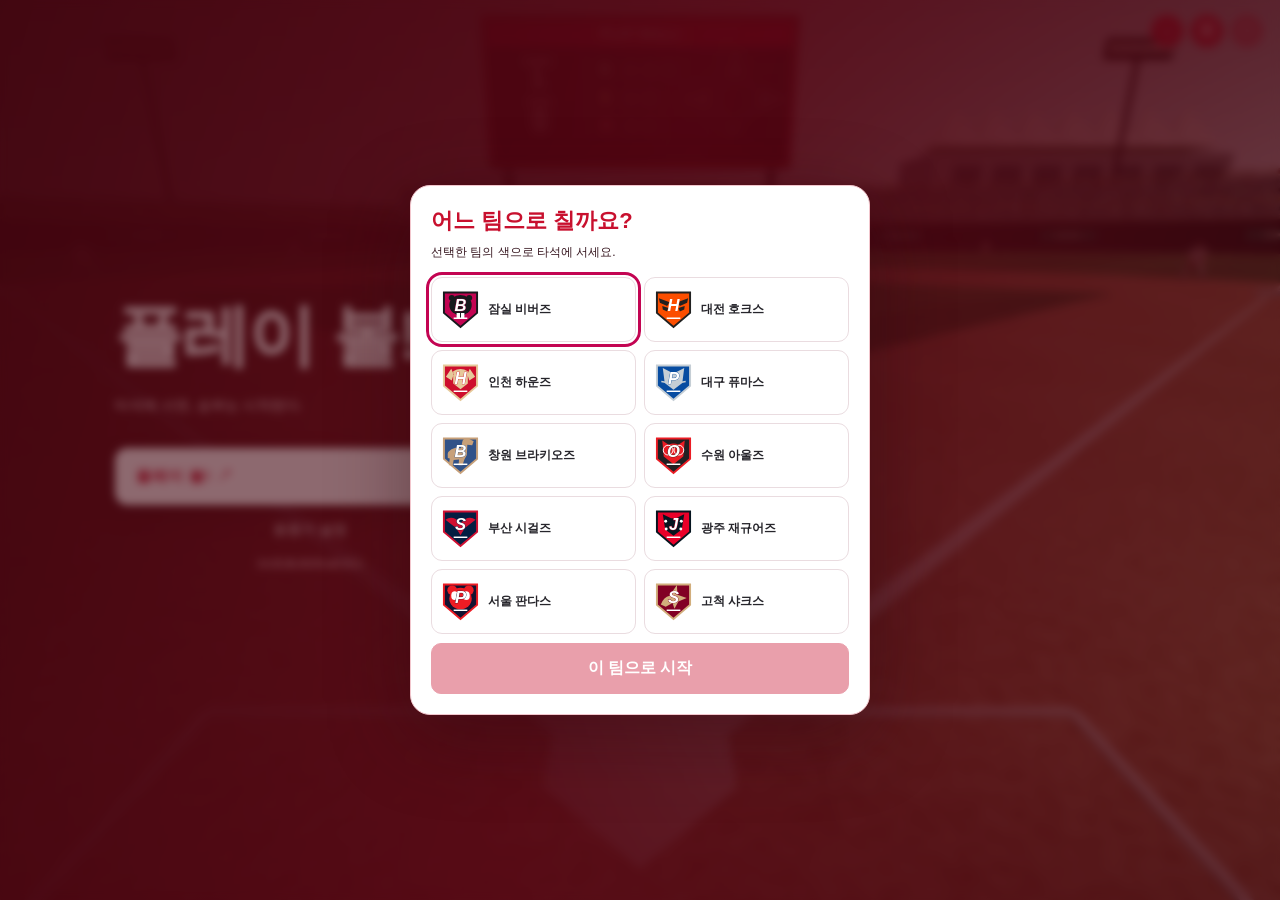
<file: index.html>
<!doctype html>
<html lang="ko">
<head>
<meta charset="utf-8"><meta name="viewport" content="width=device-width,initial-scale=1,viewport-fit=cover">
<meta name="theme-color" content="#c8102e"><meta name="apple-mobile-web-app-capable" content="yes"><meta name="apple-mobile-web-app-status-bar-style" content="black-translucent"><meta name="apple-mobile-web-app-title" content="플레이 볼!">
<meta name="description" content="한 손으로 즐기는 9이닝 1인칭 오프라인 야구. 나만의 응원가로 타석을 채워보세요.">
<link rel="manifest" href="manifest.webmanifest"><link rel="icon" href="icons/icon-192.png"><link rel="apple-touch-icon" href="icons/apple-touch-icon.png"><link rel="stylesheet" href="style.css?v=114">
<title>플레이 볼!</title>
</head>
<body>
<main id="game" class="game">
<canvas tabindex="0" id="field" aria-label="타자의 눈높이에서 보는 3D 야구장. 누른 채 조준하고 손을 떼면 스윙합니다."></canvas>
<div id="club-status" class="club-status" hidden><span id="club-badge"></span><span><b id="club-name"></b><small id="club-average"></small></span></div>
<div class="vignette" aria-hidden="true"></div>
<header class="hud"><div class="tools"><button id="sound" class="icon" aria-label="응원가 끄기" aria-pressed="true">♪</button><button id="menu" class="icon" aria-label="설정과 기록">☰</button><button id="pause" class="icon" aria-label="일시정지" disabled>Ⅱ</button></div></header>
<p id="game-state" class="sr-only" role="status" aria-live="polite"></p>
<div id="feedback" class="feedback" aria-live="polite" hidden><strong id="call"></strong></div>
<div id="pitch-result" class="pitch-result" hidden></div>
<div id="ready-prompt" class="ready-prompt" hidden>화면을 눌러 준비</div>
<div id="batted-stats" class="batted-stats" hidden></div>
<button id="skip-result" aria-label="남은 주루 장면 건너뛰기" hidden>SKIP →</button>
<section id="stadium-tour" hidden aria-label="경기장 둘러보기"><button id="skip-tour">타석으로 건너뛰기 →</button></section>
<section id="overlay" class="overlay">
 <div class="intro"><h1 class="game-title">플레이 볼!</h1><p>타석에 서면, 승부는 시작된다.</p><p id="resume-detail" class="small" hidden></p><button id="resume-game" class="primary" hidden>이어하기 ↗</button><button id="start" class="primary" disabled>야구장 준비 중…</button><button id="title-music" class="secondary">응원가 설정</button><p data-pwa-only class="small"><a href="./install.html" style="color:inherit">아이폰 홈 화면에 설치하기</a></p><p id="title-audio-hint" class="small" hidden>화면을 한 번 터치하면 테마 응원가가 시작돼요</p></div>
</section>
<div id="fatal" class="fatal" role="alert" hidden></div>
<dialog id="menu-dialog" aria-labelledby="settings-title"><div class="dialog-head"><h2 id="settings-title">설정</h2><button id="close-menu" class="icon" aria-label="설정 닫기">✕</button></div>
<p id="menu-tutorial-note" class="lesson-note" hidden>아래 ‘응원가 가져오기’를 누르세요.</p><p id="team-summary" class="team-summary"></p>
<div class="audio-setting"><label class="setting-toggle" for="music-enabled"><span>응원가</span><input id="music-enabled" type="checkbox" role="switch" checked></label><label class="volume-label" for="music-volume">응원가 음량 <output id="music-level" for="music-volume">100%</output></label><input id="music-volume" class="volume-slider" type="range" min="0" max="100" step="1" value="100"></div>
<div class="audio-setting"><label class="setting-toggle" for="crowd-enabled"><span>관중 소리</span><input id="crowd-enabled" type="checkbox" role="switch" checked></label><label class="volume-label" for="crowd-volume">관중 음량 <output id="crowd-level" for="crowd-volume">100%</output></label><input id="crowd-volume" class="volume-slider" type="range" min="0" max="100" step="1" value="100"></div>
<button id="music-library" class="menu-button">응원가 가져오기</button><button id="change-team" class="menu-button">치는 팀 변경</button><button id="controls-help" class="menu-button">조작방법</button><button id="privacy-help" class="menu-button">개인정보처리방침</button>
<button id="restart-game" class="menu-button">경기 새로 시작 · 1회부터</button><button id="history" class="menu-button">내 기록</button><p id="offline-status" class="small" role="status">오프라인 준비 중</p><p class="small">플레이 볼! · v114</p></dialog>
<dialog id="music-dialog" aria-labelledby="music-title"><div class="dialog-head"><h2 id="music-title">나의 응원가</h2><button id="close-music" class="icon" aria-label="응원가 닫기">✕</button></div>
<p id="music-tutorial-note" class="lesson-note" hidden>‘타석 응원가 추가’를 눌러 기기의 음악 파일을 선택하세요. 시작 화면의 음악은 ‘테마 응원가 선택’에서 추가하세요. 지금 추가하지 않아도 됩니다.</p><button id="finish-music-tutorial" class="menu-button" hidden>연습 마치기 →</button><p class="small">기기의 오디오 파일을 추가하세요. 파일은 이 기기에만 저장됩니다. 사용할 권한이 있는 음원을 선택해 주세요.</p>
<h3>타석 응원가</h3><p class="small">응원가 이름이 전광판에 표시됩니다. 연필 버튼으로 바꿀 수 있어요. 앱을 켤 때 순서를 섞고 타석마다 한 곡씩 반복합니다.</p><button id="cheer-add" class="menu-button">타석 응원가 추가</button><input id="cheer-files" type="file" accept="audio/*,.mp3,.m4a,.wav,.ogg,.aac,.flac,.webm" multiple hidden><div id="cheer-list"></div>
<h3>테마 응원가</h3><p class="small">시작 · 회 종료 화면에서 반복합니다. 새 곡을 추가하면 기존 테마곡이 교체됩니다.</p><button id="anthem-add" class="menu-button">테마 응원가 선택</button><input id="anthem-files" type="file" accept="audio/*,.mp3,.m4a,.wav,.ogg,.aac,.flac,.webm" hidden><div id="anthem-list"></div>
<p id="music-status" class="small" role="status" aria-live="polite"></p><p class="small">곡당 20MB · 3분, 전체 24곡 · 60MB · 10분까지. 기기에 따라 지원 형식이 다릅니다. 앱 또는 브라우저 데이터 삭제 시 추가한 곡도 지워집니다.</p></dialog>
<dialog id="music-rename-dialog" aria-labelledby="music-rename-title"><form id="music-rename-form"><div class="dialog-head"><h2 id="music-rename-title">응원가 이름 변경</h2></div><label for="music-name">전광판에 표시할 이름</label><input id="music-name" type="text" maxlength="80" required autocomplete="off" enterkeyhint="done"><p id="music-rename-status" class="small" role="alert"></p><div class="rename-actions"><button id="cancel-music-rename" type="button" class="menu-button">취소</button><button type="submit" class="menu-button">저장</button></div></form></dialog>
<dialog id="privacy-dialog" aria-labelledby="privacy-title"><div class="dialog-head"><h2 id="privacy-title">개인정보처리방침</h2><button id="close-privacy" class="icon" aria-label="개인정보처리방침 닫기">✕</button></div><iframe title="플레이 볼! 개인정보처리방침 전문" src="privacy.html" loading="lazy"></iframe></dialog>
<dialog id="records"><div class="dialog-head"><h2>나의 기록</h2><button id="close-records" class="icon" aria-label="기록 닫기">✕</button></div><div id="record-list"></div><p class="small">9회 완주 경기 최근 10개 · 진행 중인 경기는 자동 저장</p></dialog>


<dialog id="team-dialog" aria-labelledby="team-dialog-title"><div class="dialog-head"><h2 id="team-dialog-title">어느 팀으로 칠까요?</h2><button id="close-team" class="icon" aria-label="팀 선택 닫기">✕</button></div><p class="team-intro">선택한 팀의 색으로 타석에 서세요.</p><div id="team-options" class="team-options" aria-label="치는 팀 선택"></div><p id="team-reset-note" class="small">팀을 변경하면 누적 팀 타율이 초기화됩니다. 경기 기록과 응원가는 유지됩니다.</p><button id="confirm-team" class="menu-button team-confirm" disabled>이 팀으로 시작</button></dialog>
<dialog id="tutorial-choice" aria-labelledby="tutorial-choice-title"><div class="eyebrow">첫 타석 준비</div><h2 id="tutorial-choice-title">타격과 주루를 연습하세요</h2><p>안타를 치고, 달리면서 주변을 둘러보세요. 마지막으로 응원가를 추가하는 위치를 안내합니다. 연습 기록은 팀 타율에 포함되지 않습니다.</p><button id="tutorial-start" class="menu-button team-confirm">타격 연습하기 →</button><button id="tutorial-skip" class="menu-button">바로 경기하기</button></dialog>
<div id="tutorial-shade" hidden></div><div id="tutorial-spotlight" hidden aria-hidden="true"><svg viewBox="0 0 46 84"><path d="M23 76V18m-12 13 12-13 12 13"/></svg></div>
<section id="tutorial-card" class="tutorial-card" hidden aria-label="첫 타석 연습"><span id="tutorial-count"></span><h2 id="tutorial-title"></h2><p id="tutorial-text"></p><button id="tutorial-next" hidden disabled>계속 달리기 →</button></section>
</main>
<script src="rules.js?v=114"></script><script type="module" src="game.js?v=114"></script><script src="pwa.js?v=114"></script>
</body></html>
</file>
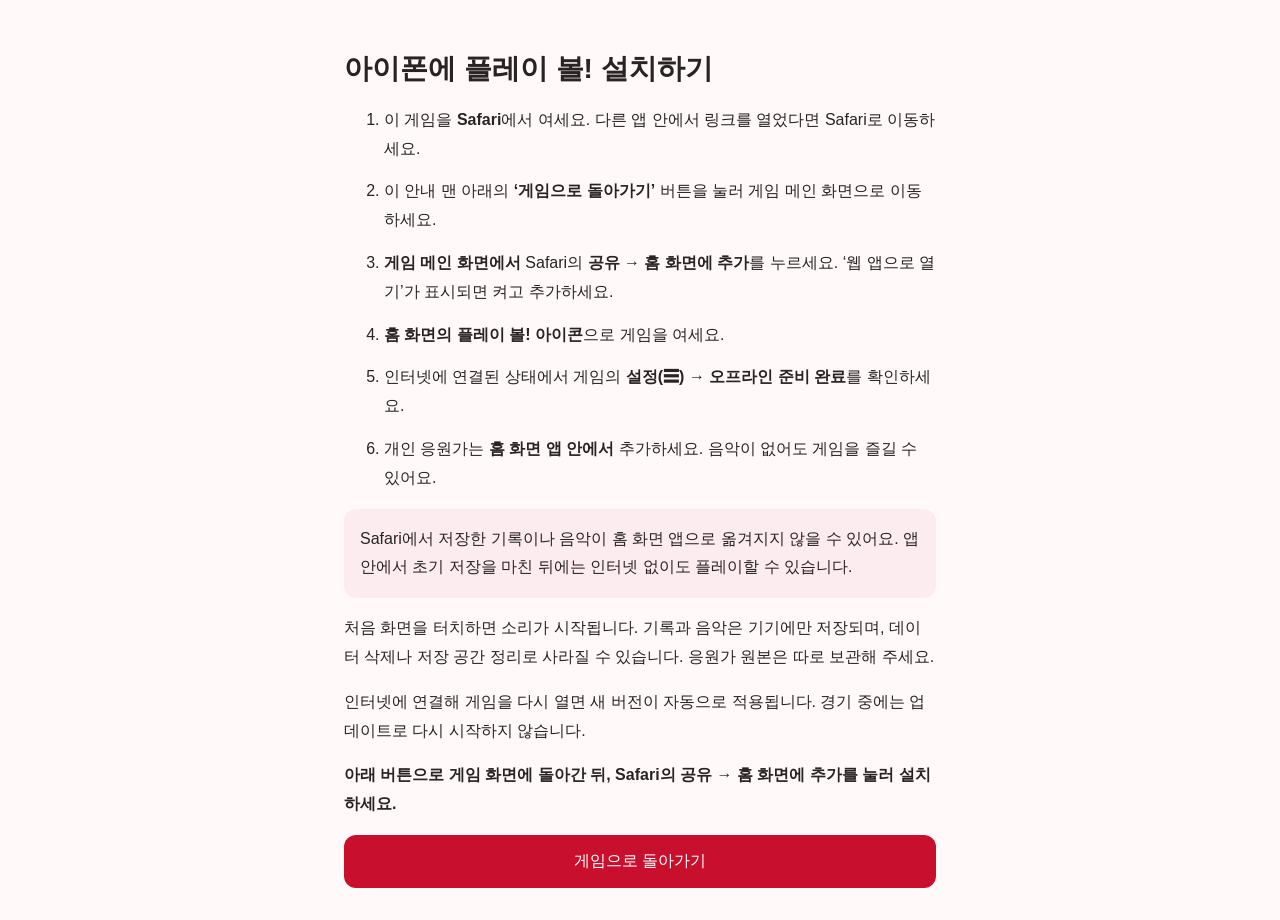
<file: install.html>
<!doctype html>
<html lang="ko"><head><meta charset="utf-8"><meta name="viewport" content="width=device-width,initial-scale=1,viewport-fit=cover"><meta name="theme-color" content="#c8102e"><title>아이폰에 설치하기 · 플레이 볼!</title>
<style>*{box-sizing:border-box}body{margin:0;background:#fffaf9;color:#292323;font:16px/1.8 -apple-system,BlinkMacSystemFont,sans-serif}main{max-width:640px;margin:auto;padding:32px 24px}h1{font-size:28px;line-height:1.3}li{margin:14px 0}a{color:#a80e27}.button{display:block;padding:12px 18px;border-radius:12px;background:#c8102e;color:white;text-align:center;text-decoration:none}.note{padding:16px;background:#fcecef;border-radius:12px}</style></head>
<body><main><h1>아이폰에 플레이 볼! 설치하기</h1><ol><li>이 게임을 <strong>Safari</strong>에서 여세요. 다른 앱 안에서 링크를 열었다면 Safari로 이동하세요.</li><li>이 안내 맨 아래의 <strong>‘게임으로 돌아가기’</strong> 버튼을 눌러 게임 메인 화면으로 이동하세요.</li><li><strong>게임 메인 화면에서</strong> Safari의 <strong>공유 → 홈 화면에 추가</strong>를 누르세요. ‘웹 앱으로 열기’가 표시되면 켜고 추가하세요.</li><li><strong>홈 화면의 플레이 볼! 아이콘</strong>으로 게임을 여세요.</li><li>인터넷에 연결된 상태에서 게임의 <strong>설정(☰) → 오프라인 준비 완료</strong>를 확인하세요.</li><li>개인 응원가는 <strong>홈 화면 앱 안에서</strong> 추가하세요. 음악이 없어도 게임을 즐길 수 있어요.</li></ol>
<p class="note">Safari에서 저장한 기록이나 음악이 홈 화면 앱으로 옮겨지지 않을 수 있어요. 앱 안에서 초기 저장을 마친 뒤에는 인터넷 없이도 플레이할 수 있습니다.</p><p>처음 화면을 터치하면 소리가 시작됩니다. 기록과 음악은 기기에만 저장되며, 데이터 삭제나 저장 공간 정리로 사라질 수 있습니다. 응원가 원본은 따로 보관해 주세요.</p><p>인터넷에 연결해 게임을 다시 열면 새 버전이 자동으로 적용됩니다. 경기 중에는 업데이트로 다시 시작하지 않습니다.</p><p><strong>아래 버튼으로 게임 화면에 돌아간 뒤, Safari의 공유 → 홈 화면에 추가를 눌러 설치하세요.</strong></p><a class="button" href="./play.html">게임으로 돌아가기</a></main></body></html>
</file>
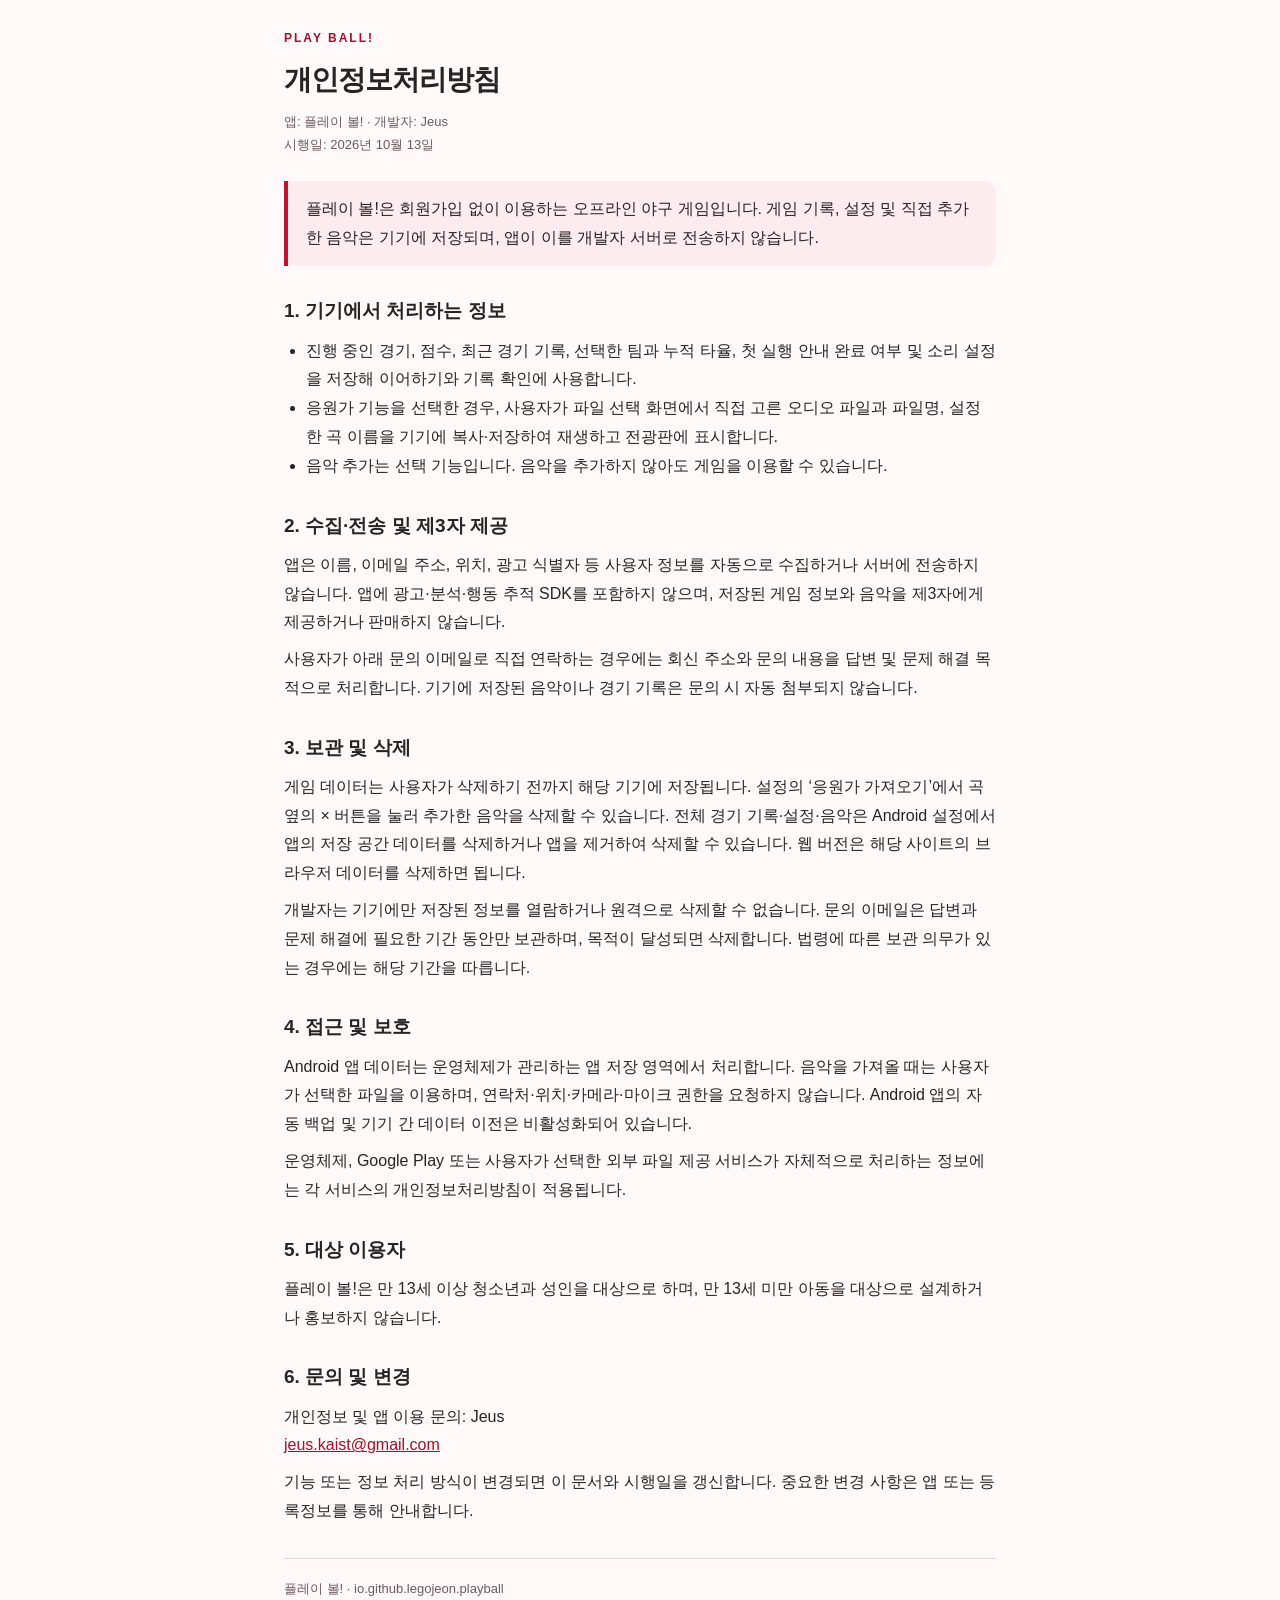
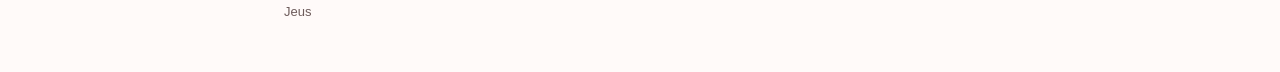
<file: privacy.html>
<!doctype html>
<html lang="ko"><head><meta charset="utf-8"><meta name="viewport" content="width=device-width,initial-scale=1"><meta name="theme-color" content="#c8102e"><title>플레이 볼! 개인정보처리방침</title>
<style>*{box-sizing:border-box}body{margin:0;background:#fffaf9;color:#292323;font:16px/1.8 -apple-system,BlinkMacSystemFont,'Segoe UI',sans-serif}main{max-width:760px;margin:auto;padding:28px 24px 48px}h1{font-size:28px;line-height:1.3;letter-spacing:-1px;margin:12px 0}h2{font-size:19px;margin:28px 0 8px}p,ul{margin:8px 0}ul{padding-left:22px}a{color:#a80e27;overflow-wrap:anywhere}.label{font-size:12px;font-weight:800;color:#a80e27;letter-spacing:2px}.meta{font-size:13px;color:#6d5b5b}.summary{border-left:4px solid #c8102e;padding:14px 18px;background:#fcecef;border-radius:0 12px 12px 0;margin:24px 0}footer{border-top:1px solid #e6d7d7;margin-top:32px;padding-top:18px;font-size:13px;color:#6d5b5b}</style></head><body><main>
<div class="label">PLAY BALL!</div><h1>개인정보처리방침</h1><p class="meta">앱: 플레이 볼! · 개발자: Jeus<br>시행일: 2026년 10월 13일</p>
<div class="summary">플레이 볼!은 회원가입 없이 이용하는 오프라인 야구 게임입니다. 게임 기록, 설정 및 직접 추가한 음악은 기기에 저장되며, 앱이 이를 개발자 서버로 전송하지 않습니다.</div>
<h2>1. 기기에서 처리하는 정보</h2><ul><li>진행 중인 경기, 점수, 최근 경기 기록, 선택한 팀과 누적 타율, 첫 실행 안내 완료 여부 및 소리 설정을 저장해 이어하기와 기록 확인에 사용합니다.</li><li>응원가 기능을 선택한 경우, 사용자가 파일 선택 화면에서 직접 고른 오디오 파일과 파일명, 설정한 곡 이름을 기기에 복사·저장하여 재생하고 전광판에 표시합니다.</li><li>음악 추가는 선택 기능입니다. 음악을 추가하지 않아도 게임을 이용할 수 있습니다.</li></ul>
<h2>2. 수집·전송 및 제3자 제공</h2><p>앱은 이름, 이메일 주소, 위치, 광고 식별자 등 사용자 정보를 자동으로 수집하거나 서버에 전송하지 않습니다. 앱에 광고·분석·행동 추적 SDK를 포함하지 않으며, 저장된 게임 정보와 음악을 제3자에게 제공하거나 판매하지 않습니다.</p><p>사용자가 아래 문의 이메일로 직접 연락하는 경우에는 회신 주소와 문의 내용을 답변 및 문제 해결 목적으로 처리합니다. 기기에 저장된 음악이나 경기 기록은 문의 시 자동 첨부되지 않습니다.</p>
<h2>3. 보관 및 삭제</h2><p>게임 데이터는 사용자가 삭제하기 전까지 해당 기기에 저장됩니다. 설정의 ‘응원가 가져오기’에서 곡 옆의 × 버튼을 눌러 추가한 음악을 삭제할 수 있습니다. 전체 경기 기록·설정·음악은 Android 설정에서 앱의 저장 공간 데이터를 삭제하거나 앱을 제거하여 삭제할 수 있습니다. 웹 버전은 해당 사이트의 브라우저 데이터를 삭제하면 됩니다.</p><p>개발자는 기기에만 저장된 정보를 열람하거나 원격으로 삭제할 수 없습니다. 문의 이메일은 답변과 문제 해결에 필요한 기간 동안만 보관하며, 목적이 달성되면 삭제합니다. 법령에 따른 보관 의무가 있는 경우에는 해당 기간을 따릅니다.</p>
<h2>4. 접근 및 보호</h2><p>Android 앱 데이터는 운영체제가 관리하는 앱 저장 영역에서 처리합니다. 음악을 가져올 때는 사용자가 선택한 파일을 이용하며, 연락처·위치·카메라·마이크 권한을 요청하지 않습니다. Android 앱의 자동 백업 및 기기 간 데이터 이전은 비활성화되어 있습니다.</p><p>운영체제, Google Play 또는 사용자가 선택한 외부 파일 제공 서비스가 자체적으로 처리하는 정보에는 각 서비스의 개인정보처리방침이 적용됩니다.</p>
<h2>5. 대상 이용자</h2><p>플레이 볼!은 만 13세 이상 청소년과 성인을 대상으로 하며, 만 13세 미만 아동을 대상으로 설계하거나 홍보하지 않습니다.</p>
<h2>6. 문의 및 변경</h2><p>개인정보 및 앱 이용 문의: Jeus<br><a href="mailto:jeus.kaist@gmail.com">jeus.kaist@gmail.com</a></p><p>기능 또는 정보 처리 방식이 변경되면 이 문서와 시행일을 갱신합니다. 중요한 변경 사항은 앱 또는 등록정보를 통해 안내합니다.</p>
<footer>플레이 볼! · io.github.legojeon.playball<br>Jeus</footer></main></body></html>
</file>
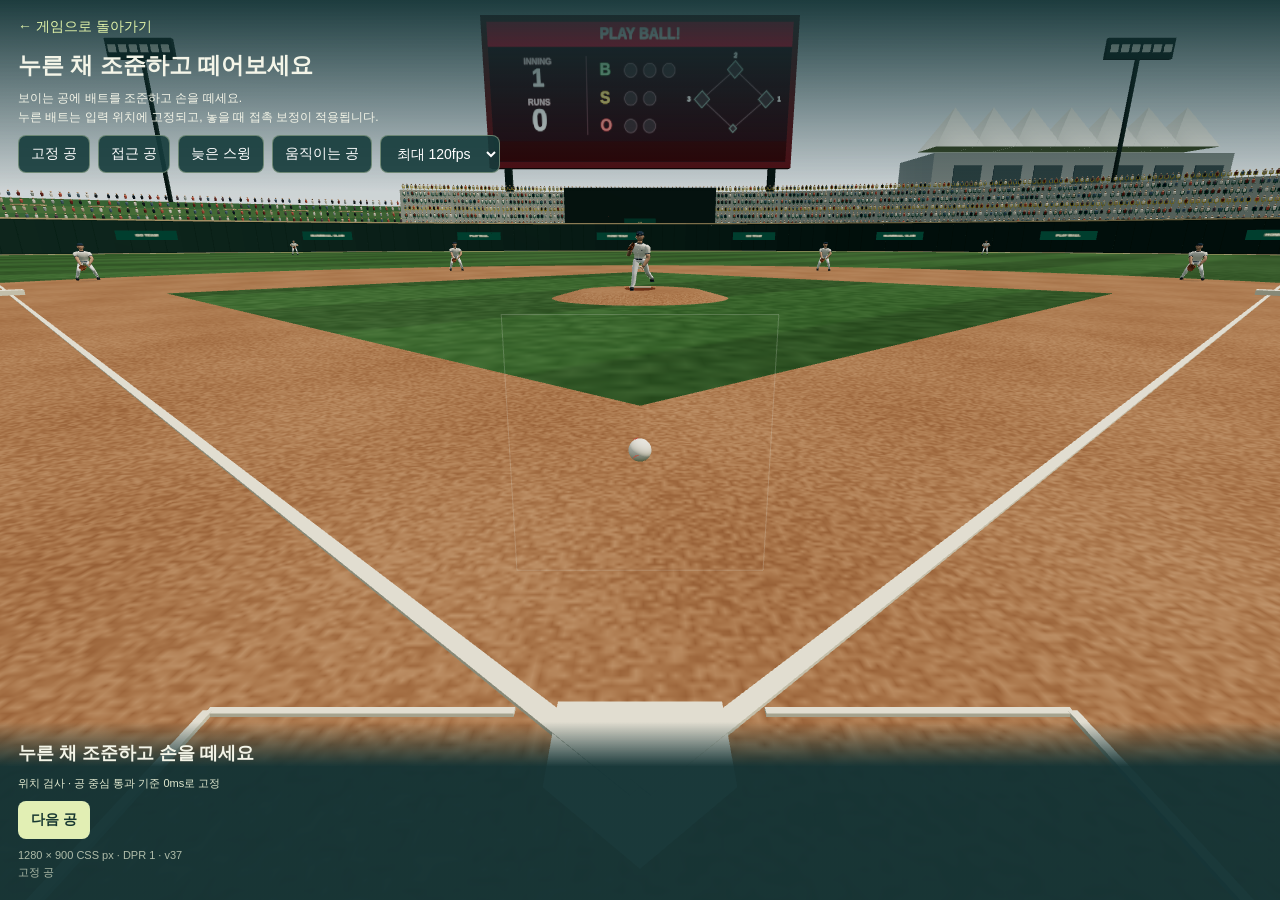
<file: touch-check.html>
<!doctype html><html lang="ko"><meta charset="utf-8"><meta name="viewport" content="width=device-width,initial-scale=1,viewport-fit=cover"><meta name="theme-color" content="#143637"><title>터치 위치 점검 · THREE OUTS</title>
<style>*{box-sizing:border-box}body{margin:0;background:#143637;color:#f4f5e8;font:14px -apple-system,BlinkMacSystemFont,sans-serif}#check{position:relative;height:100dvh;min-height:480px;overflow:hidden}canvas{position:absolute;inset:0;width:100%;height:100%;touch-action:none;outline:none}header,footer{position:absolute;left:0;right:0;padding:18px max(18px,env(safe-area-inset-left));pointer-events:none;background:linear-gradient(#123234ef,#12323400)}header{top:0;padding-top:max(18px,env(safe-area-inset-top))}footer{bottom:0;background:linear-gradient(#12323400,#123234f5 25%);padding-bottom:max(18px,env(safe-area-inset-bottom))}a,button,select{pointer-events:auto;font:inherit}a{color:#e1f3a9;text-decoration:none}h1{font-size:23px;margin:14px 0 8px}p{font-size:12px;line-height:1.6;margin:8px 0}.row{display:flex;gap:8px;flex-wrap:wrap}button,select{border:1px solid #dceabb66;border-radius:8px;background:#163c3ce8;color:#fff;padding:9px 12px}#next{background:#e2efb4;color:#173731;font-weight:700}#result{font-size:18px;line-height:1.5}#metrics,#device{font-size:11px;line-height:1.6;color:#e1e9d0;white-space:pre-line}#device{opacity:.75;margin-top:8px}.mark{position:absolute;pointer-events:none;transform:translate(-50%,-50%);border-radius:50%;width:30px;height:30px;border:2px solid;z-index:2}.mark:after{content:'';position:absolute;width:4px;height:4px;left:11px;top:11px;border-radius:50%;background:currentColor}#ball-mark{color:#71eeec}#tap-mark{color:#ffbd8e;border-style:dashed;width:40px;height:40px}#tap-mark:after{left:16px;top:16px}[hidden]{display:none!important}</style>
<main id="check"><div id="pitch-mark-label" hidden style="position:absolute;z-index:36;pointer-events:none;font-size:10px;color:#f5eccb;background:#123436cc;padding:2px 4px;border-radius:4px;white-space:nowrap">○ 존 통과</div><div id="review-label" hidden style="position:absolute;right:12px;top:151px;z-index:35;font-size:10px;color:#c4ebee;pointer-events:none">판정 순간 · 측면</div><canvas tabindex="0" id="field" aria-label="터치 점검용 야구 공"></canvas><header><a href="./play.html">← 게임으로 돌아가기</a><h1>누른 채 조준하고 떼어보세요</h1><p>보이는 공에 배트를 조준하고 손을 떼세요.<br>누른 배트는 입력 위치에 고정되고, 놓을 때 접촉 보정이 적용됩니다.</p><div class="row"><button id="fixed">고정 공</button><button id="approach">접근 공</button><button id="late">늦은 스윙</button><button id="moving">움직이는 공</button><select id="fps" aria-label="화면 갱신 상한"><option value="120">최대 120fps</option><option value="60">최대 60fps</option><option value="30">최대 30fps</option><option value="20">최대 20fps</option></select></div></header><div id="ball-mark" class="mark" hidden></div><div id="tap-mark" class="mark" hidden></div><footer><strong id="result" role="status">정지한 공의 중심을 터치하세요</strong><p id="metrics">게임과 같은 카메라·좌표 변환·입력 코드를 사용합니다.</p><button id="next">다음 공</button><div id="device"></div></footer><span id="runner1" hidden></span><span id="runner2" hidden></span><span id="runner3" hidden></span></main><script type="module" src="./touch-check.js?v=114"></script></html>
</file>
<file: style.css>
*{box-sizing:border-box} :root{font-family:-apple-system,BlinkMacSystemFont,'Segoe UI',sans-serif;color:#f4f4e9;background:#132426;color-scheme:dark}body{margin:0;overflow:hidden}button{font:inherit;cursor:pointer;touch-action:manipulation;-webkit-tap-highlight-color:transparent}button:focus-visible,a:focus-visible{outline:3px solid #d9f897;outline-offset:4px}button:disabled{opacity:.48;cursor:default}[hidden]{display:none!important}.game{position:relative;width:100%;height:100svh;height:100dvh;min-height:520px;overflow:hidden;isolation:isolate}#field{position:absolute;inset:0;width:100%;height:100%;display:block}.vignette{position:absolute;inset:0;pointer-events:none;background:linear-gradient(#081726b3 0%,transparent 26%,transparent 65%,#0b1e27e6 100%);z-index:1}.hud{position:absolute;top:0;left:0;right:0;padding:max(18px,env(safe-area-inset-top)) max(20px,env(safe-area-inset-right)) 12px max(20px,env(safe-area-inset-left));z-index:3;pointer-events:none}.top-line{display:flex;align-items:center;justify-content:space-between;gap:16px}.brand{font-weight:900;letter-spacing:2px;font-size:15px}.brand span{display:block;font-size:8px;letter-spacing:2.7px;font-weight:500;opacity:.6;margin-top:5px}.tools{display:flex;gap:7px;pointer-events:auto}.icon{border:1px solid #ffffff33;border-radius:50%;width:40px;height:40px;color:#fff;background:#10273066;backdrop-filter:blur(8px);font-size:16px}.scoreboard{display:flex;align-items:center;margin-top:22px;gap:24px;text-shadow:0 2px 6px #0c241e99}.score>span,.best>span{display:block;font-size:9px;letter-spacing:2px;color:#cadac9}.score strong{font-size:48px;font-weight:800;line-height:1.1;font-variant-numeric:tabular-nums;letter-spacing:-2px}.counts{display:grid;gap:5px;font-size:13px}.counts div{display:flex;align-items:center;gap:11px}.counts b{font-size:10px;color:#e2e8dd;width:8px}.counts span{font-size:14px;letter-spacing:4px;white-space:nowrap}.balls{color:#c8ef96}.strikes{color:#f7d688}.outs{color:#ff9f87}.base-hud{margin-left:auto;align-self:center;text-align:center}.mini-diamond{position:relative;width:52px;height:38px;margin:0 auto 8px}.mini-diamond i{position:absolute;width:14px;height:14px;transform:rotate(45deg);background:#ffffff33;border:1px solid #ffffff88;border-radius:2px}.mini-diamond #base2{left:19px;top:0}.mini-diamond #base3{left:0;top:19px}.mini-diamond #base1{left:38px;top:19px}.mini-diamond i.on{background:#e5f3a3;border-color:#e5f3a3;box-shadow:0 0 10px #d7ed9788}.base-hud>span{font-size:9px;color:#d7e2ce}.best{text-align:right}.best b{display:block;margin-top:4px;font-size:23px;font-variant-numeric:tabular-nums;color:#e2f1ad}.pitch-card{position:absolute;top:190px;left:22px;z-index:2;text-shadow:0 2px 8px #183c2fcc}.pitch-card>span:first-child{font-size:9px;letter-spacing:1.8px;font-weight:600;color:#e1ead4}.pitch-card strong{font-size:28px;font-weight:500;font-variant-numeric:tabular-nums}.pitch-card small{font-size:9px;opacity:.8;margin-left:5px}.pitch-card>span:last-child{font-size:9px;opacity:.75}.feedback{position:absolute;top:29%;left:15px;right:15px;text-align:center;pointer-events:none;z-index:3;text-shadow:0 2px 18px #132a28aa}.feedback strong{display:block;font-size:clamp(26px,6vw,52px);font-weight:900;letter-spacing:2px}.feedback span{display:block;font-size:12px;margin-top:9px;font-weight:500}#runner-tags{position:absolute;inset:0;pointer-events:none;z-index:2}#runner-tags span{position:absolute;font-size:9px;background:#092d26aa;padding:4px 7px;border-radius:5px;transform:translate(-50%,-100%);white-space:nowrap;color:#edffc0;border:1px solid #dbf5a14d;display:none}.bottom-hud{position:absolute;left:0;right:0;bottom:0;z-index:3;padding:0 max(22px,env(safe-area-inset-right)) max(14px,env(safe-area-inset-bottom)) max(22px,env(safe-area-inset-left));pointer-events:none}.tip{display:flex;align-items:center;gap:8px;font-size:10px;color:#e0e9d7;margin-bottom:14px;text-shadow:0 1px 5px #10261e}.live-dot{width:5px;height:5px;flex:none;background:#dbf5a1;border-radius:50%}.controls{display:flex;justify-content:space-between;align-items:center;gap:20px}.control-note{font-size:14px;line-height:1.5;color:#dce4d2}.control-note b{font-size:17px;font-weight:600}.control-note>span{display:block;font-size:9px;opacity:.7;margin-top:8px}.status-line{display:flex;justify-content:space-between;font-size:8px;letter-spacing:.5px;color:#c6d4bbaa;margin-top:20px;gap:10px}.overlay{position:absolute;inset:0;z-index:5;display:flex;align-items:center;padding:180px max(28px,8vw) 100px;background:linear-gradient(90deg,#0c2734e8,#0d303970 68%,#0d303920);backdrop-filter:blur(1px)}.intro{width:100%;max-width:390px}.eyebrow{font-size:8px;letter-spacing:2px;color:#deedc5}.intro h1{font-size:clamp(60px,11vw,116px);line-height:.99;margin:20px 0;letter-spacing:-4px;font-weight:850}.intro h1 em{font-style:normal;color:#dceda8}.intro p{font-size:13px;line-height:1.8;color:#d4e0d0;margin:0 0 20px}.specs{display:flex;gap:19px;font-size:16px;margin-bottom:26px;color:#f1f5dd;align-items:center}.specs small{font-size:8px}.specs>span:last-child{font-size:10px;letter-spacing:1.5px}.primary{width:100%;border:0;border-radius:13px;padding:18px 20px;background:#e2efb4;color:#173731;font-size:15px;letter-spacing:1px;font-weight:800;text-align:left}.secondary{width:100%;border:0;background:transparent;color:#e3ebd1;padding:16px;font-size:12px}.small{font-size:10px;line-height:1.7;color:#adc5b8}.intro>.small{text-align:center;font-size:9px}.result-score{font-size:80px;font-weight:900;line-height:1.2;letter-spacing:-4px;color:#e0f3a9}.result-score small{font-size:17px;margin-left:10px;letter-spacing:0}.intro h2{font-size:36px;margin:18px 0 8px;letter-spacing:-1px}.fatal{position:absolute;inset:0;z-index:20;display:grid;place-content:center;text-align:center;background:#102831;color:#edf5da;padding:28px;font-size:16px;line-height:1.8}dialog{max-width:430px;width:calc(100% - 32px);max-height:85dvh;overflow:auto;border:1px solid #6e877855;border-radius:20px;background:#173331;color:#eaf0df;padding:24px;box-shadow:0 20px 80px #0007}dialog::backdrop{background:#081b24bb;backdrop-filter:blur(4px)}.dialog-head{display:flex;align-items:center;justify-content:space-between;margin-bottom:22px;gap:12px}.dialog-head h2{font-size:22px;margin:0}dialog p{font-size:13px;line-height:1.8;color:#d0ddd0}a{color:#d7eda4}.menu-button{display:block;width:100%;border:1px solid #c6dcba44;background:#ffffff08;color:#e0edc9;padding:14px;border-radius:10px;text-align:left;margin-top:9px}.record{display:flex;justify-content:space-between;gap:12px;padding:14px 0;border-bottom:1px solid #abc3a633;font-size:12px}.record b{color:#dceda8}@media(min-width:700px){.hud{padding:28px 36px}.scoreboard{max-width:480px;margin-top:26px}.pitch-card{top:195px;left:37px}.bottom-hud{padding:0 36px 28px}.controls{justify-content:flex-end;gap:34px}#swing{width:180px;height:105px}.tip{position:absolute;bottom:85px;left:36px}.status-line{margin-top:28px}.overlay{padding-left:9vw}.feedback{top:24%}}@media(max-width:360px){.scoreboard{gap:15px}.best{display:none}.hud{padding-left:16px;padding-right:16px}.overlay{padding-left:24px;padding-right:24px}.intro h1{font-size:58px}.specs{gap:14px}.pitch-card{top:180px}}@media(max-height:740px){.overlay{padding-top:135px;padding-bottom:80px}.intro h1{font-size:57px;margin:12px 0}.intro p{font-size:12px;margin-bottom:12px}.specs{margin-bottom:16px}.primary{padding:15px 18px}.secondary{padding:12px}.hud{padding-top:max(12px,env(safe-area-inset-top))}.scoreboard{margin-top:14px}.score strong{font-size:40px}.pitch-card{top:165px}.controls #swing{height:78px;width:126px}.bottom-hud{padding-bottom:12px}.status-line{margin-top:15px}.feedback{top:28%}}

#field{touch-action:none;-webkit-tap-highlight-color:transparent;outline:none}.pitch-card{pointer-events:none}.controls{gap:12px;margin-bottom:4px}.control-note{font-size:12px}.control-note b{font-size:15px}.control-note>span{margin-top:5px;font-size:9px}#touch-cue{font-size:10px;font-weight:800;color:#e5f3b8;letter-spacing:1px;white-space:nowrap}.game{min-height:480px}

.brand span{letter-spacing:1px}.bottom-hud .controls{justify-content:flex-start}.bottom-hud .control-note{font-size:11px}.bottom-hud .control-note b{font-size:13px}.bottom-hud .control-note>span{font-size:9px}#touch-cue{display:none}.status-line{margin-top:10px}.tip{margin-bottom:8px}.vignette{background:linear-gradient(#081726b3 0%,transparent 23%,transparent 75%,#0b1e2799 100%)}.stance-tag{position:absolute;z-index:4;pointer-events:none;transform:translate(-50%,-100%);font-size:13px;font-weight:700;white-space:nowrap;color:#263e30;background:#ebf7c5;padding:9px 12px;border-radius:8px}.feedback{top:22%}.bottom-hud .status-line{font-size:8px}@media(min-width:700px){.bottom-hud .controls{justify-content:flex-end}.bottom-hud .tip{bottom:62px}.feedback{top:22%}}

.game.touring .scoreboard,.game.touring .pitch-card,.game.touring .bottom-hud,.game.touring .feedback,.game.touring .brand span{visibility:hidden}#stadium-tour{position:absolute;z-index:5;left:max(22px,env(safe-area-inset-left));right:max(22px,env(safe-area-inset-right));bottom:max(30px,env(safe-area-inset-bottom));display:flex;align-items:flex-end;justify-content:space-between;gap:18px;color:#fff;text-shadow:0 2px 8px #102b29}#stadium-tour span{font-size:9px;letter-spacing:2px;color:#e4d79e}#stadium-tour strong{display:block;margin-top:8px;font-size:25px}#stadium-tour p{font-size:12px;margin:8px 0 0;color:#c6d8d0}#skip-tour{flex-shrink:0;border:1px solid #ffffff70;border-radius:24px;padding:13px 16px;color:#fff;background:#16342ed9;font-size:12px}@media(max-width:430px){#stadium-tour{align-items:flex-start;flex-direction:column}#skip-tour{align-self:flex-end}}

/* v41: the stadium scoreboard carries the score; overlays are transient. */
.hud{display:flex;justify-content:flex-end;padding:max(14px,env(safe-area-inset-top)) max(16px,env(safe-area-inset-right)) 0 max(16px,env(safe-area-inset-left))}.tools{gap:6px}.icon{width:34px;height:34px;font-size:14px;background:#12332b70}.vignette{background:linear-gradient(#08172644,transparent 18%,transparent 80%,#0b1e2755)}
.sr-only{position:absolute;width:1px;height:1px;padding:0;margin:-1px;overflow:hidden;clip:rect(0,0,0,0);white-space:nowrap;border:0;pointer-events:none}
.feedback{top:22%;bottom:auto;left:16px;right:16px}.feedback strong{font-size:clamp(22px,5vw,32px);letter-spacing:1px}
.ready-prompt,.batted-stats{position:absolute;z-index:3;left:50%;transform:translateX(-50%);pointer-events:none;white-space:nowrap;color:#f4f4e9;text-shadow:0 2px 8px #102e2e;background:#102e2eaa;border:1px solid #ffffff26;border-radius:24px;padding:13px 21px;font-size:15px;font-weight:600}
.ready-prompt{bottom:max(60px,calc(env(safe-area-inset-bottom) + 38px));background:none;border:0;border-radius:0;padding:0}.batted-stats{bottom:max(30px,calc(env(safe-area-inset-bottom) + 16px));font-size:13px;background:none;border:0;border-radius:0;padding:0;font-variant-numeric:tabular-nums}
.overlay{padding-top:80px;padding-bottom:80px}.game.touring .ready-prompt,.game.touring .batted-stats{visibility:hidden}#stadium-tour{justify-content:flex-end}#skip-tour{margin-left:auto}

.pitch-result{position:absolute;z-index:3;top:calc(22% + clamp(22px,5vw,32px) + 12px);left:16px;right:16px;text-align:center;pointer-events:none;font-size:13px;font-weight:600;color:#f0f1dc;text-shadow:0 2px 8px #102e2e;font-variant-numeric:tabular-nums}

/* v49: red and white interface, with natural field colors. */
:root{--red:#c8102e;--red-dark:#8c1026;--ink:#321b22;--muted:#765b64;color:#fff;background:#2b0911}
button:focus-visible,a:focus-visible{outline-color:#ff667c}
.overlay{background:linear-gradient(105deg,#430916f5 0%,#790e26d9 48%,#42091352 100%);backdrop-filter:blur(2px)}
.intro h1{font-size:clamp(62px,18vw,96px);line-height:1.04;letter-spacing:-3px;font-weight:900;color:#fff;margin:0 0 24px}.intro h1 em{color:#fff}.intro p{color:#fff0f3;font-size:14px;line-height:1.7;margin-bottom:30px}.intro h2{color:#fff}
.primary{background:#fff;color:#b10f2a;border:1px solid #fff;border-radius:12px;box-shadow:0 8px 26px #25050d33;padding:18px 20px;font-weight:850}.primary:active{background:#ffe5eb}.secondary{color:#fff}.eyebrow{color:#ffdce4;letter-spacing:2px}.result-score{color:#fff}.intro>.small{color:#f4cdd7}
.icon{background:#a20d28dc;border-color:#ffffff66;color:#fff;backdrop-filter:blur(6px)}.vignette{background:linear-gradient(#18070d44,transparent 18%,transparent 80%,#18070d55)}
dialog{background:#fff;color:var(--ink);border:1px solid #f0d6de;box-shadow:0 20px 80px #27071066;color-scheme:light}dialog::backdrop{background:#25081199;backdrop-filter:blur(4px)}.dialog-head h2{color:#b10f2a}.dialog-head .icon{background:#fff2f5;color:#b10f2a;border-color:#e9bbc6}dialog p{color:#593c46}dialog .small{color:var(--muted)}a{color:#b10f2a}.menu-button{background:#fff5f7;border-color:#ecc8d2;color:#9d1029}.record{border-bottom-color:#efd9df;color:var(--ink)}.record b{color:#b10f2a}
#skip-tour{background:#ae102bd9;border-color:#ffffff88;color:#fff}#stadium-tour{text-shadow:0 2px 8px #22070e}
.ready-prompt,.batted-stats,.pitch-result,.feedback{color:#fff;text-shadow:0 2px 8px #20080ecc}.ready-prompt,.batted-stats{background:none;border:0;padding:0}
.fatal{background:#3c0b18;color:#fff}
@media(max-height:650px){.intro h1{font-size:60px;margin-bottom:18px}.intro p{margin-bottom:22px}.intro h2{font-size:30px;margin-top:10px}.result-score{font-size:66px}}


#resume-game:not([hidden])~#start{margin-top:10px;background:transparent;color:#fff;border:1px solid #ffffff55;text-align:center;padding:12px}#resume-detail{margin-bottom:12px;color:#fff}

.audio-setting{padding:16px 0;border-bottom:1px solid #efd9df}.setting-toggle{display:flex;align-items:center;justify-content:space-between;min-height:44px;font-size:16px;font-weight:650}.setting-toggle input{width:23px;height:23px;accent-color:#dd2743}.volume-label{display:flex;justify-content:space-between;margin-top:10px;font-size:12px;color:#70515b}.volume-label output{font-variant-numeric:tabular-nums}.volume-slider{display:block;width:100%;min-height:44px;margin:0;accent-color:#ee425b;touch-action:pan-y}input:focus-visible{outline:2px solid #b10f2a;outline-offset:3px}#menu-dialog .dialog-head{margin-bottom:0}

.intro h1.game-title{font-size:clamp(42px,11vw,68px);line-height:1.04;letter-spacing:-1.5px}

.on-deck-label{display:block;font-size:11px;opacity:.75;margin-bottom:7px}.on-deck-names{display:flex;flex-wrap:wrap;gap:8px 16px;color:#fff;font-size:18px;line-height:1.5}

.music-row{display:flex;align-items:center;gap:12px;border-bottom:1px solid #efd9df;padding:8px 0}.music-row span{flex:1;min-width:0;overflow-wrap:anywhere;font-size:14px}.music-row button{min-height:44px;padding:8px 12px;background:#fff5f7;color:#9d1029;border:1px solid #ecc8d2;border-radius:10px}#music-dialog h3{font-size:16px;margin:24px 0 8px}#music-status{white-space:pre-wrap;overflow-wrap:anywhere}#music-dialog button:disabled{opacity:.5}

#cheer-add,#anthem-add{text-align:center}.music-row .music-remove,.music-row .music-edit{flex:0 0 44px;width:44px;height:44px;padding:0;font-size:18px}#title-music{font-size:14px;min-height:44px}.controls-steps{padding-left:24px;line-height:1.7}.controls-steps li{padding-left:4px;margin-bottom:20px}.controls-steps p{margin:6px 0 0}

#music-name{display:block;box-sizing:border-box;width:100%;margin-top:10px;padding:12px;border:1px solid #d9bbc3;border-radius:10px;background:#fff;color:#321c24;font:inherit;font-size:16px}#music-rename-dialog label{font-size:13px}.rename-actions{display:flex;gap:10px}.rename-actions button{text-align:center}#music-rename-status{color:#a30b28;overflow-wrap:anywhere}

#privacy-dialog{width:calc(100% - 24px);max-width:700px;padding:16px}#privacy-dialog iframe{display:block;width:100%;height:65dvh;min-height:280px;border:0;border-radius:12px;background:#fffaf9}

#skip-result{position:absolute;right:max(20px,env(safe-area-inset-right));bottom:max(76px,calc(env(safe-area-inset-bottom) + 62px));z-index:4;min-width:84px;min-height:44px;padding:12px 18px;border:1px solid #ffffff88;border-radius:24px;color:#fff;background:#8d1026dc;font-size:12px;font-weight:700;letter-spacing:.8px;backdrop-filter:blur(6px)}

.club-status{position:absolute;z-index:4;top:max(15px,env(safe-area-inset-top));left:14px;display:flex;align-items:center;gap:8px;pointer-events:none;color:#fff;text-shadow:0 1px 6px #000a}.club-status svg{width:34px;height:38px}.club-status b{display:block;font-size:11px}.club-status small{display:block;margin-top:3px;font-size:11px;font-variant-numeric:tabular-nums}.team-summary{font-weight:750;font-size:13px;border-bottom:1px solid #ecdfe2;padding-bottom:12px}.team-options{display:grid;grid-template-columns:repeat(2,minmax(0,1fr));gap:8px}.team-option{display:flex;align-items:center;gap:8px;min-height:65px;border:1px solid #eadce0;border-radius:11px;background:#fff;color:#26252b;padding:7px 9px;text-align:left;font-size:12px;font-weight:800}.team-option svg{width:39px;height:43px;flex:none}.team-option[aria-pressed="true"]{border:2px solid var(--team-color);padding:6px 8px;background:#f6f3f4;box-shadow:inset 0 0 0 1px var(--team-color)}.team-option:focus-visible{outline:3px solid var(--team-color);outline-offset:2px}#team-dialog{max-width:460px;padding:20px;max-height:92dvh}#team-dialog .dialog-head{margin-bottom:6px}#team-dialog .team-intro{margin:6px 0 14px;font-size:12px}.team-confirm{background:#b50e2d;color:#fff;font-weight:800;text-align:center;border-color:#b50e2d}.team-confirm:disabled{opacity:.4}.tutorial-card{position:absolute;z-index:9;left:14px;right:14px;bottom:max(18px,env(safe-area-inset-bottom));max-width:440px;margin:auto;padding:17px 18px;border:1px solid #ffffff50;border-radius:16px;background:#fff9f5f5;color:#292329;box-shadow:0 8px 35px #0003}.tutorial-card>span{font-size:10px;font-weight:850;letter-spacing:1.5px;color:#b50e2d}.tutorial-card h2{font-size:19px;margin:7px 0}.tutorial-card p{font-size:12px;line-height:1.65;margin:0}.tutorial-card button{width:100%;border:0;border-radius:9px;background:#b50e2d;color:#fff;min-height:44px;padding:10px 12px;margin-top:12px;font-weight:800}.tutorial-card button:disabled{opacity:.4}.tutorial-card #tutorial-finish{background:transparent;color:#703441}.lesson-note{border-left:3px solid #b50e2d;background:#fff1f4;padding:12px;border-radius:6px}#tutorial-choice h2{font-size:25px}#tutorial-choice .eyebrow{color:#b50e2d}@media(max-height:650px){#team-dialog{padding:14px}.team-option{min-height:51px}.team-option svg{height:33px;width:30px}.tutorial-card{padding:12px 14px}.tutorial-card h2{font-size:16px}.tutorial-card p{font-size:11px}}

/* The real menu remains the only entry to music settings during the lesson. */
#tutorial-shade{position:absolute;inset:0;z-index:10;touch-action:none}#tutorial-spotlight{position:absolute;z-index:10;border-radius:50%;box-shadow:0 0 0 200vmax #070c16c9;border:2px solid #fff;pointer-events:none}#tutorial-spotlight svg{position:absolute;top:100%;left:0;width:100%;height:84px;overflow:visible;fill:none;stroke:#fff;stroke-width:3;stroke-linecap:round;stroke-linejoin:round}.tutorial-menu-guide .hud{z-index:11}.tutorial-menu-guide .tools>:not(#menu){visibility:hidden}.tutorial-menu-guide #menu{background:#b50e2d;border-color:#fff}.tutorial-card[data-step="music"]{z-index:12;top:max(148px,calc(env(safe-area-inset-top) + 134px));bottom:auto;left:auto;right:16px;width:calc(100% - 32px);max-width:340px;margin:0}.tutorial-target{outline:3px solid #b50e2d;outline-offset:2px;background:#fff1f4}

/* Team colors are shared with the stadium canvas and restored from the club. */
:root{--theme-primary:#c8102e;--theme-secondary:#17191d;--theme-action:#c8102e;--theme-on-primary:#fff;--theme-deep:#42050f;--theme-dark:#74091b;--theme-soft:#fcf3f5;--theme-border:#f2c6cd;--theme-ink:#37171f;--theme-muted:#7a4e5b;--theme-light:#f3cad1;--ink:var(--theme-ink);--muted:var(--theme-muted);background:var(--theme-deep)}
button:focus-visible,a:focus-visible,input:focus-visible{outline-color:var(--theme-action)}
.overlay{background:linear-gradient(105deg,color-mix(in srgb,var(--theme-deep) 96%,transparent) 0%,color-mix(in srgb,var(--theme-dark) 85%,transparent) 48%,color-mix(in srgb,var(--theme-deep) 32%,transparent) 100%)}
.primary{color:var(--theme-action)}.primary:active{background:var(--theme-soft)}.eyebrow,.intro>.small{color:var(--theme-light)}
.icon{background:color-mix(in srgb,var(--theme-primary) 94%,transparent);color:var(--theme-on-primary)}
.vignette{background:linear-gradient(color-mix(in srgb,var(--theme-deep) 27%,transparent),transparent 18%,transparent 80%,color-mix(in srgb,var(--theme-deep) 33%,transparent))}
dialog{border-color:var(--theme-border)}dialog::backdrop{background:color-mix(in srgb,var(--theme-deep) 60%,transparent)}
.dialog-head h2,a,.record b,#music-rename-status{color:var(--theme-action)}dialog p{color:var(--theme-ink)}
.dialog-head .icon,.menu-button,.music-row button{background:var(--theme-soft);color:var(--theme-action);border-color:var(--theme-border)}
.record,.audio-setting,.music-row,.team-summary{border-bottom-color:var(--theme-border)}.volume-label{color:var(--theme-muted)}
.setting-toggle input,.volume-slider{accent-color:var(--theme-action)}#music-name{color:var(--theme-ink);border-color:var(--theme-border)}
.team-confirm,.tutorial-card button,.tutorial-menu-guide #menu{background:var(--theme-primary);color:var(--theme-on-primary);border-color:var(--theme-primary)}
.tutorial-card{background:var(--theme-soft);color:var(--theme-ink)}.tutorial-card>span,#tutorial-choice .eyebrow{color:var(--theme-action)}
.lesson-note,.tutorial-target{background:var(--theme-soft);border-color:var(--theme-action);outline-color:var(--theme-action)}
#skip-tour,#skip-result{background:color-mix(in srgb,var(--theme-primary) 94%,transparent);color:var(--theme-on-primary)}.fatal{background:var(--theme-deep)}
</file>
